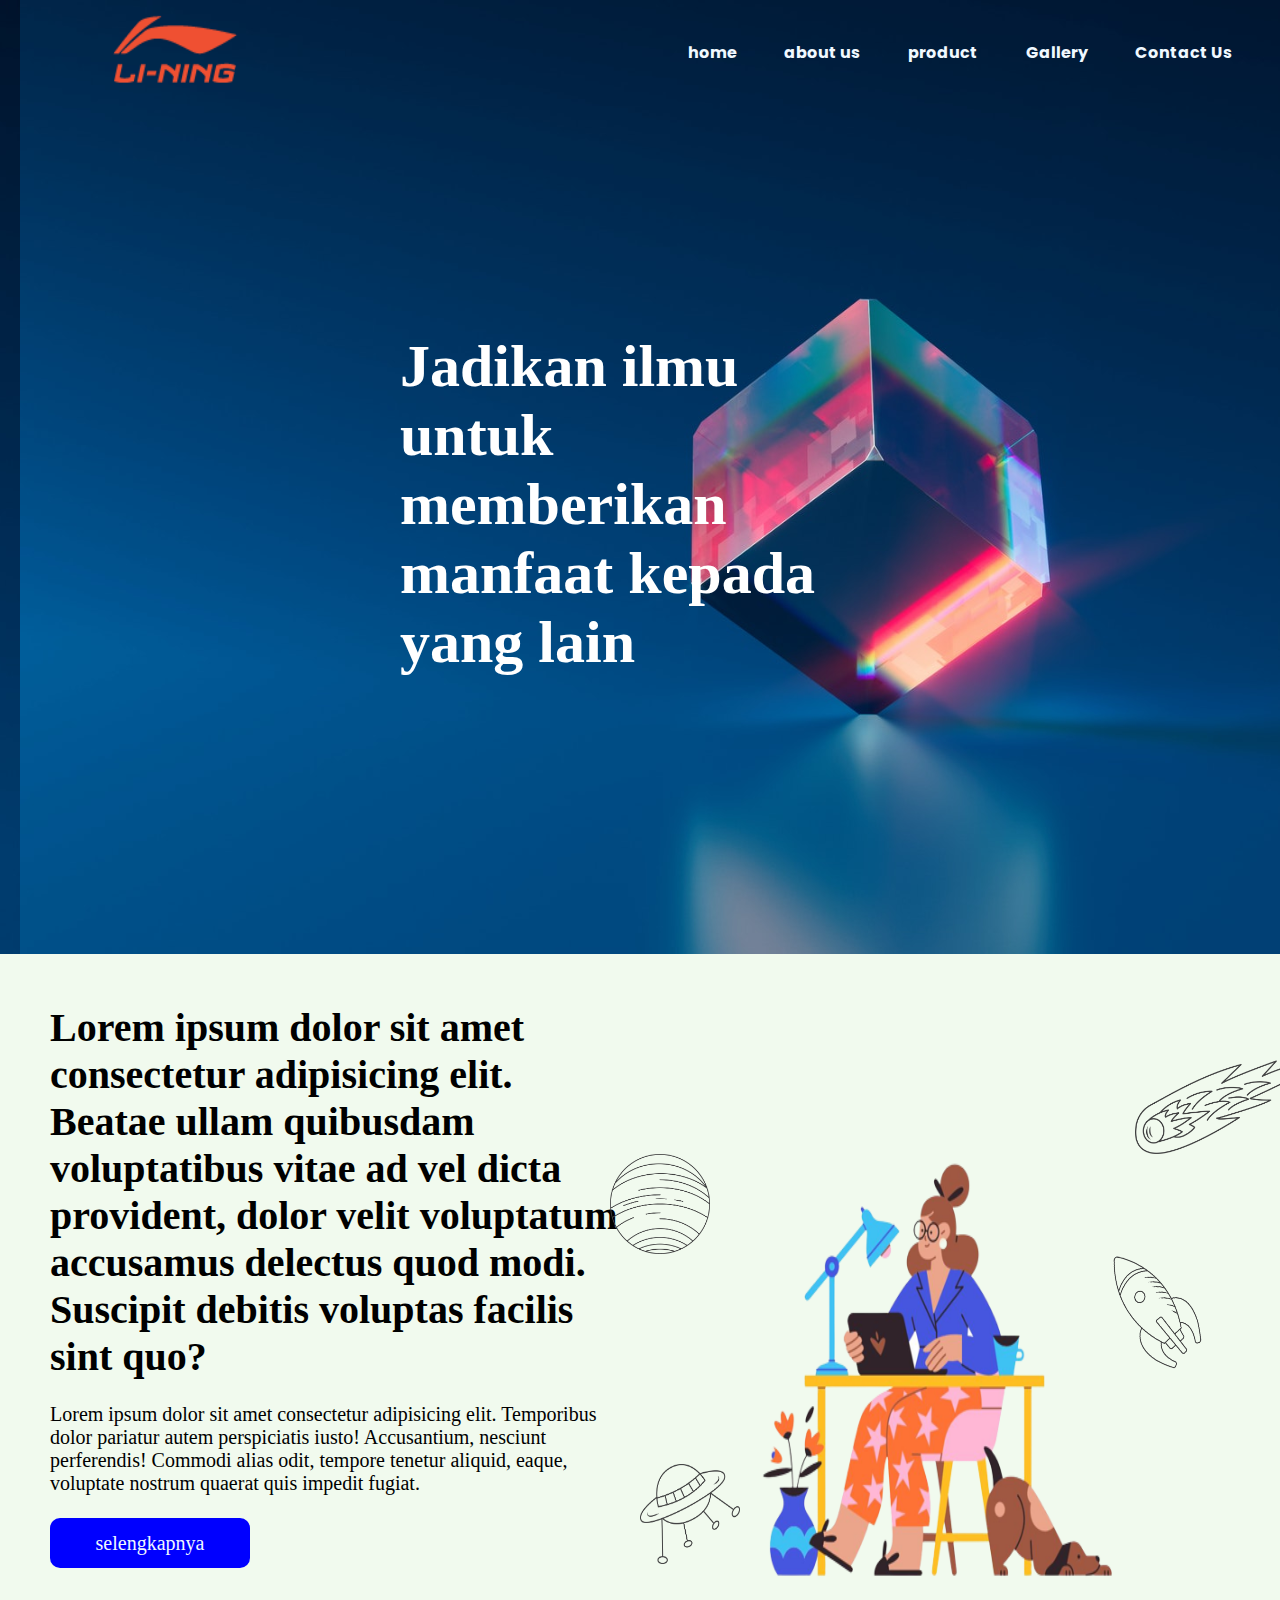
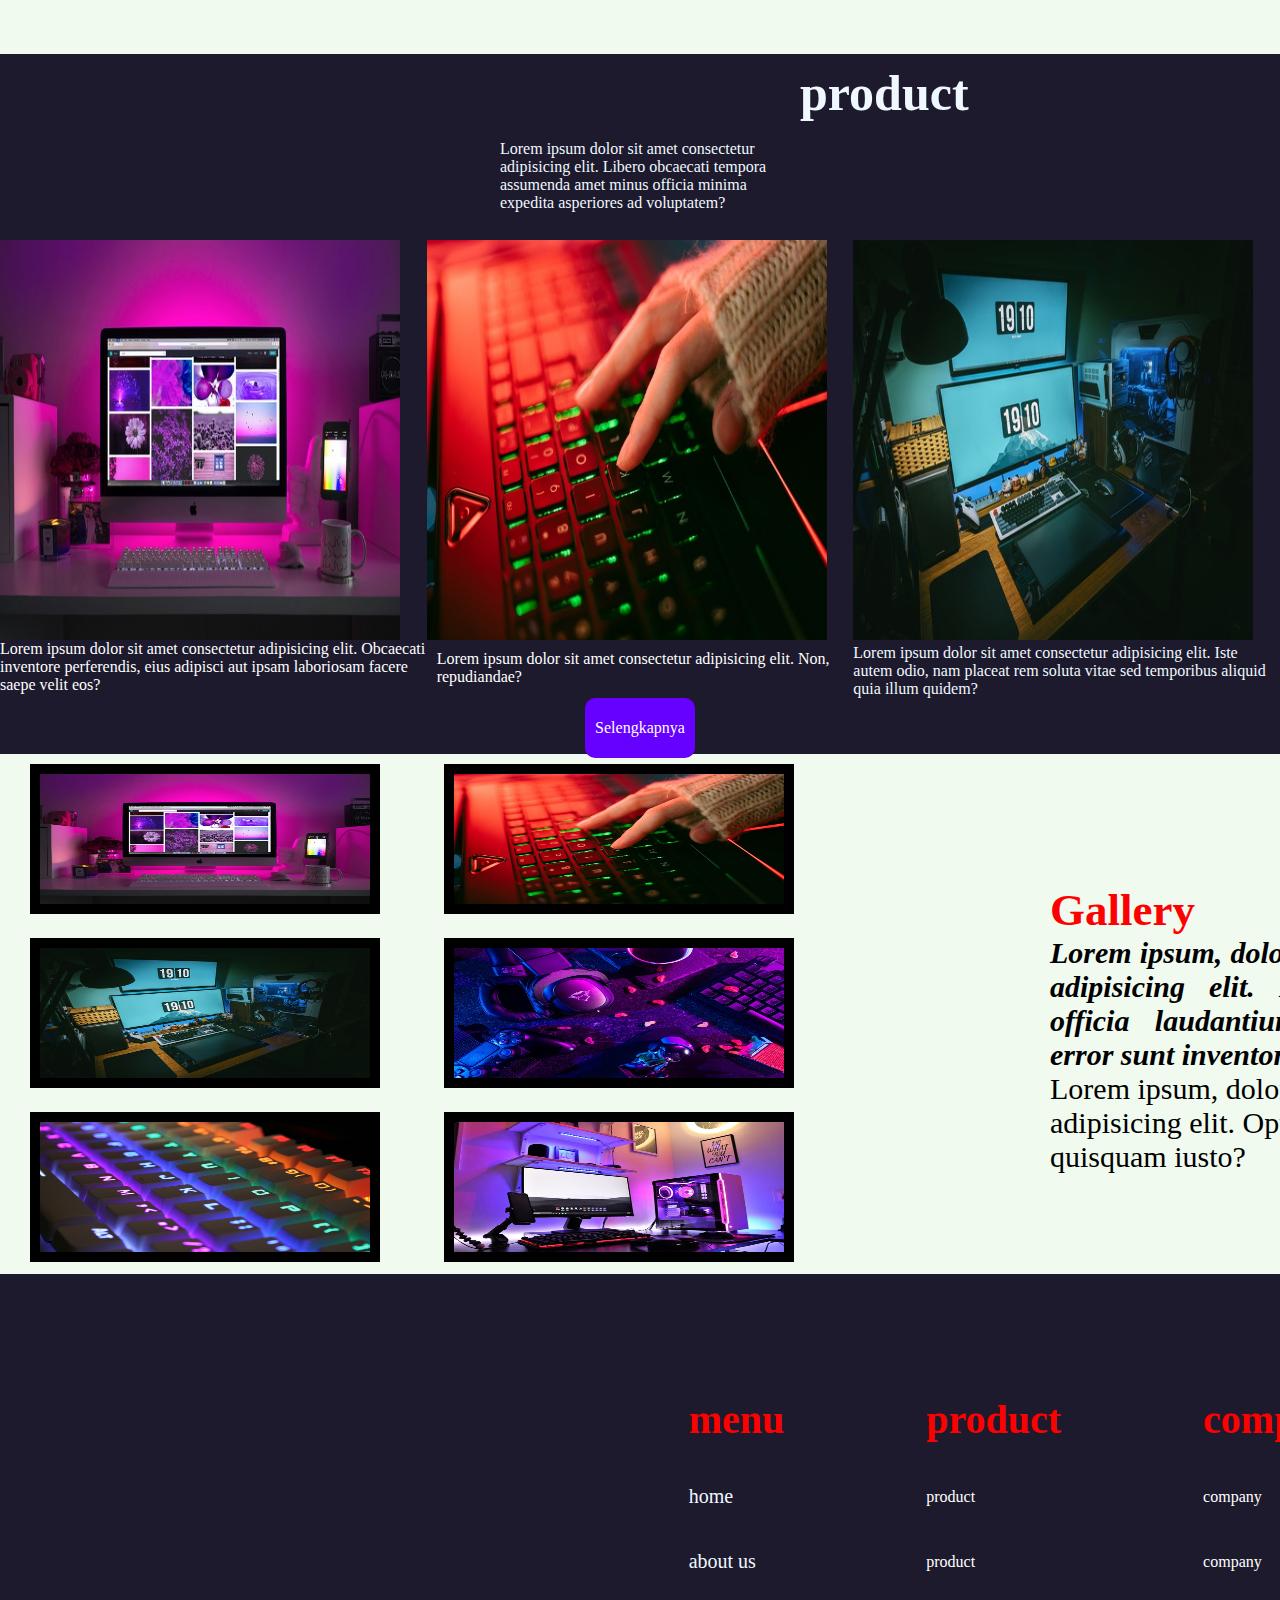
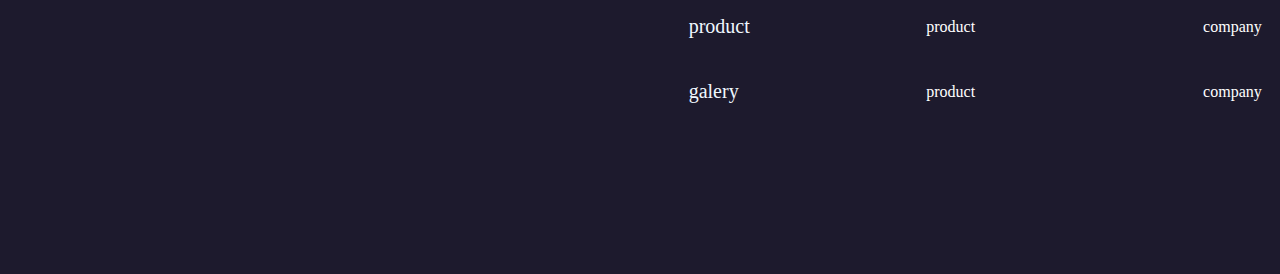
<file: index.html>
<!DOCTYPE html>
<html lang="en">
<head>
  <meta charset="UTF-8">
  <meta http-equiv="X-UA-Compatible" content="IE=edge">
  <meta name="viewport" content="width=device-width, initial-scale=1.0">
  <link rel="stylesheet" href="https://cdnjs.cloudflare.com/ajax/libs/font-awesome/6.1.1/css/all.min.css" integrity="sha512-KfkfwYDsLkIlwQp6LFnl8zNdLGxu9YAA1QvwINks4PhcElQSvqcyVLLD9aMhXd13uQjoXtEKNosOWaZqXgel0g==" crossorigin="anonymous" referrerpolicy="no-referrer" />

  <title>landing page 1</title>
  
  <link rel="stylesheet" href="style.css">

</head>
<body>
  <header class="home">
    
    <div class="judul"> 
      <img src="assets/logo/Li-Ning.png" >
    </div>
    <nav>
      <ul>
        <li><a href="">home</a></li>
        <li><a href="#about us">about us</a></li>
        <li><a href="#product">product</a></li>
        <li><a href="#galery">Gallery</a></li>
        <li><a href="#contactus">Contact Us</a></li>
      </ul>

      <div class="menu-toggle">
        <input type="checkbox">
        <span></span>
        <span></span>
        <span></span>
      </div>
    </nav>
    <div class="Isi">
      <h1>Jadikan ilmu untuk memberikan manfaat kepada yang lain </h1>
    </div>
    <div class="arahpanah">
      <a href="#about us"><i class="fa-solid fa-chevron-down fa-5x"></i></a>
    </div>
  </header>

  <div id="about us" class="contrainer-1">
    <div class="gb">
      <h1>Lorem ipsum dolor sit amet consectetur adipisicing elit. Beatae ullam quibusdam voluptatibus vitae ad vel dicta provident, dolor velit voluptatum accusamus delectus quod modi. Suscipit debitis voluptas facilis sint quo?</h1><br>
      <p>Lorem ipsum dolor sit amet consectetur adipisicing elit. Temporibus dolor pariatur autem perspiciatis iusto! Accusantium, nesciunt perferendis! Commodi alias odit, tempore tenetur aliquid, eaque, voluptate nostrum quaerat quis impedit fugiat.</p><br>
      
      <a href="#" class="tobol">selengkapnya</a>
    </div>
      <div  class="lomp">
        <img src="assets/img/main/lineart/5.png" class="img1" >
        <img src="assets/img/main/lineart/3.png" class="img3" >
        <img src="assets/img/main/lineart/4.png" class="img4" >
        <img src="assets/img/main/lineart/1.png" class="img5">
        <img src="assets/16.png" class="gambar" >
      </div>  
  </div>
  <div id="product"class="contraier-2">
    <div class="kelas">
      <h2 class="h2">product</h2> <br>
      <p>Lorem ipsum dolor sit amet consectetur adipisicing elit. Libero obcaecati tempora assumenda amet minus officia minima expedita asperiores ad voluptatem?</p> <br>
    </div>
      <div class="konten1">
        <img src="assets/img/main/pexels-designecologist-1779487(1).jpg"  class="gty1">
        <p class="nama1">Lorem ipsum dolor sit amet consectetur adipisicing elit. Obcaecati inventore perferendis, eius adipisci aut ipsam laboriosam facere saepe velit eos?</p>
      </div>
      <div class="data1">
        <img src="assets/img/main/pexels-florenz-mendoza-5489402.jpg"  
        class="gty2">
        <p class="nama2">Lorem ipsum dolor sit amet consectetur adipisicing elit. Non, repudiandae?</p>
      </div>
      <div class="data2">
        <img src="assets/img/main/pexels-fox-1038916.jpg"  class="gty3">
        <p class="nama3">Lorem ipsum dolor sit amet consectetur adipisicing elit. Iste autem odio, nam placeat rem soluta vitae sed temporibus aliquid quia illum quidem?</p>
      </div>
        <a href="#" class="tobol2">Selengkapnya</a>
  </div>
  <div  id="galery" class="contrainer-3">
    <div class="gambar-3">
        <img src="assets/img/main/pexels-designecologist-1779487(1).jpg" class="gmbr1">
        <img src="assets/img/main/pexels-florenz-mendoza-5489402.jpg" class="gmbr2">
        <img src="assets/img/main/pexels-fox-1038916.jpg" class="gmbr3">
        <img src="assets/img/main/pexels-lucie-liz-3165335.jpg" class="gmbr4">
        <img src="assets/img/main/pexels-maik-poblocki-3812048.jpg" class="gmbr5">
        <img src="assets/img/main/pexels-sharad-kachhi-7199194.jpg" class="gmbr6">

    </div>
    <div  class="isi-1">
      <h2>Gallery</h2>
      <p>Lorem ipsum, dolor sit amet consectetur adipisicing elit. Repellat ullam ipsa officia laudantium, possimus beatae error sunt inventore incidunt atque.</p>
      
      <c6>Lorem ipsum, dolor sit amet consectetur adipisicing elit. Optio tenetur reiciendis quisquam iusto?</c6>
    </div>

    <div  id="contactus" class="kontak ">
      <div class="map">
        <iframe src="https://www.google.com/maps/embed?pb=!1m18!1m12!1m3!1d3960.674867010707!2d107.62455901384774!3d-6.92941046975071!2m3!1f0!2f0!3f0!3m2!1i1024!2i768!4f13.1!3m3!1m2!1s0x2e68e87f3af10001%3A0x30abc10f9f62e149!2sPT%20LSKK!5e0!3m2!1sid!2sid!4v1649655659319!5m2!1sid!2sid" width="500" height="300" style="border:0;" allowfullscreen="" loading="lazy" referrerpolicy="no-referrer-when-downgrade"></iframe>
        <a href="https://id-id.facebook.com/"><i class="fa-brands fa-facebook-f"></i></a>
        <a href="https://twitter.com/i/flow/login"><i class="fa-brands fa-twitter"></i></a>
        <a href="https://www.instagram.com/accounts/login/"><i class="fa-brands fa-instagram"></i></a>
        <a href="https://id.linkedin.com/"><i class="fa-brands fa-linkedin"></i></a>
      </div>
      <div   class="link">
          <table>
            <tr>
              <!-- baris header  -->
              <td><h1>menu</h1></td>
              <td><h1>product</h1></td>
              <td><h1>company</h1></td>
            </tr>

            <tr>
              <!-- baris 1 -->
              <td><a href="">home</a></td>
              <td>product</td>
              <td>company</td>
              
            </tr>
            <!-- baris 2 -->
            <tr><td><a href="#about us">about us</a></td>
                <td>product</td>
                <td>company</td>
            </tr>
            <!-- baris 3 -->
            <tr><td><a href="#product">product</a></td>
                <td>product</td>
                <td>company</td>
            </tr>
            
            <!-- baris 4 -->
            <tr>
              <td><a href="#galery">galery</a></td>
              <td>product</td>
              <td>company</td>
            </tr>
          </table>
      </div>
    </div>
  </div>
  
  <div class="kontra">
  
      <!-- <svg class="arrow scroll active" xmls="http://www.w3.org/2000/svg" viewbox="0 0 512 512"></svg> -->
      <a href="" class="anak panah"><i class=" panah fa-solid fa-circle-arrow-up fa-3x scrool-active"></i></a>
     <script src="script.js"></script>
  </div>
  
</body>
</html>
</file>
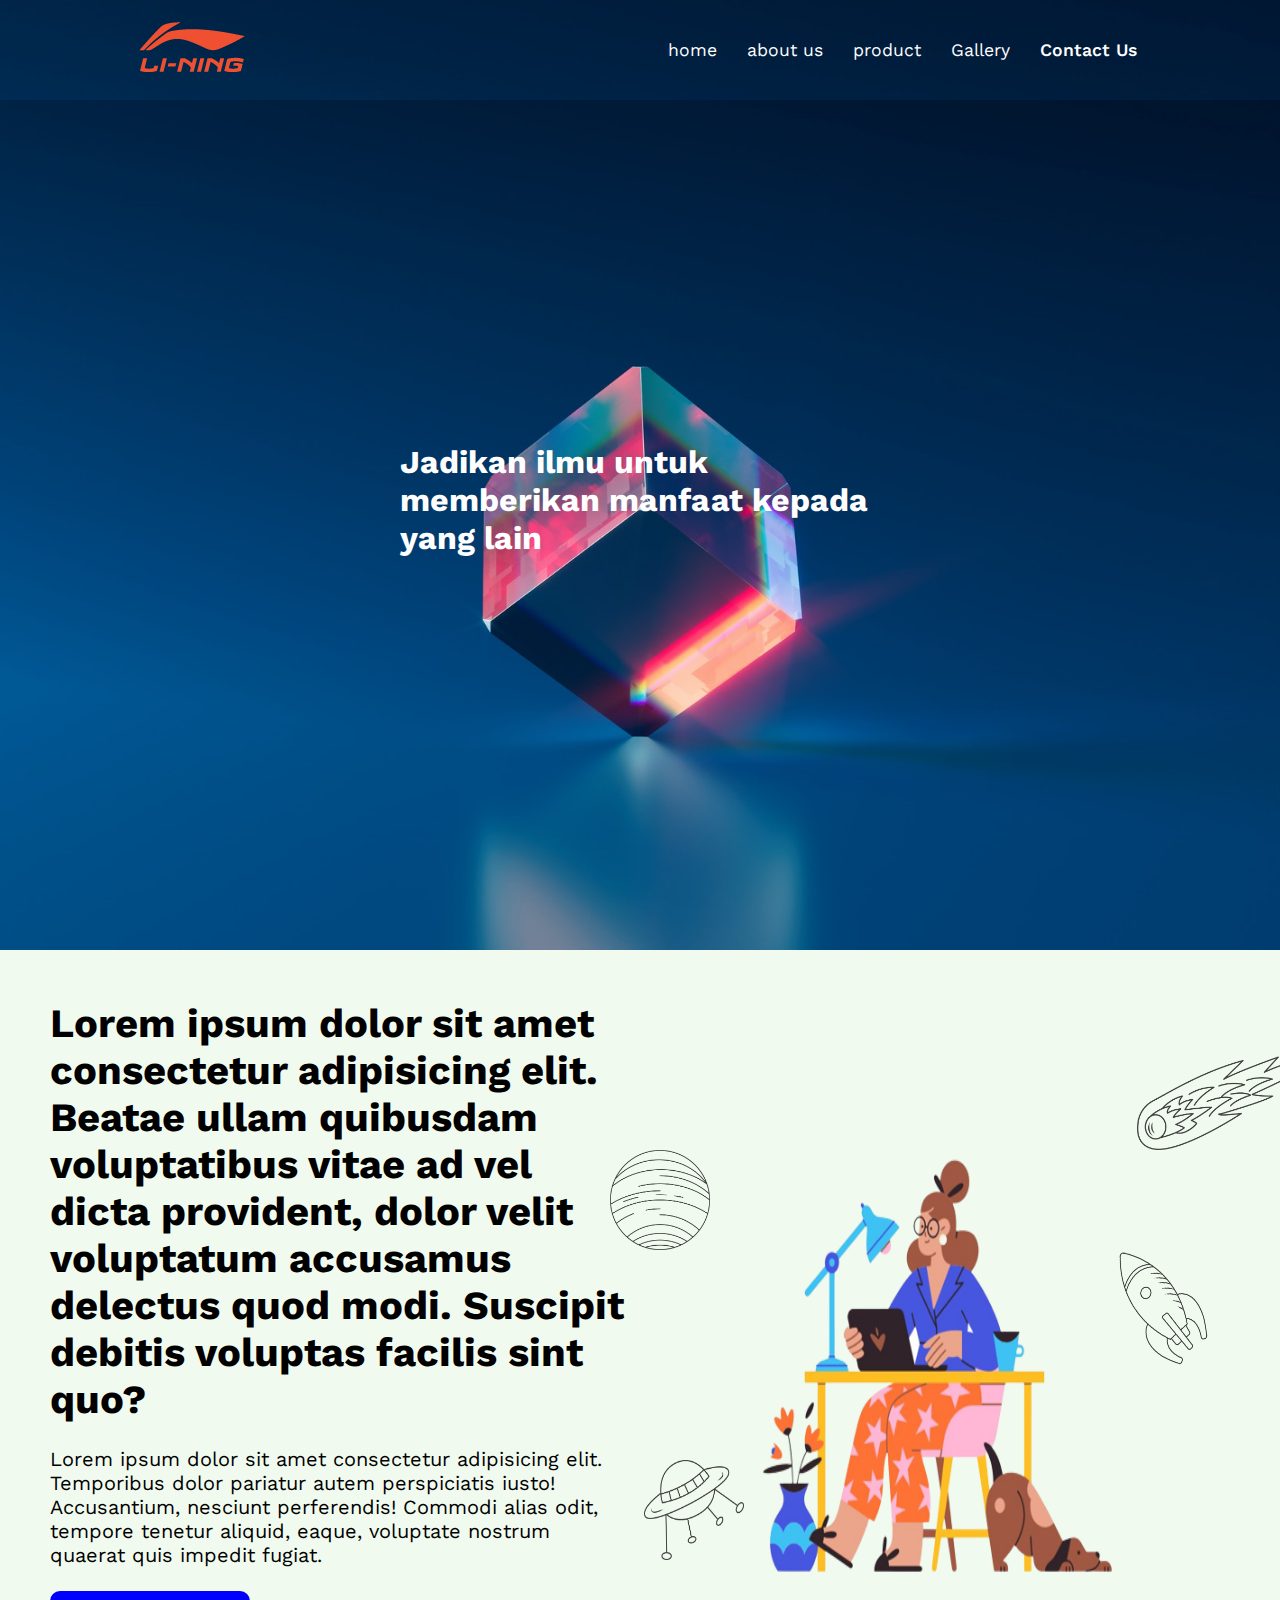
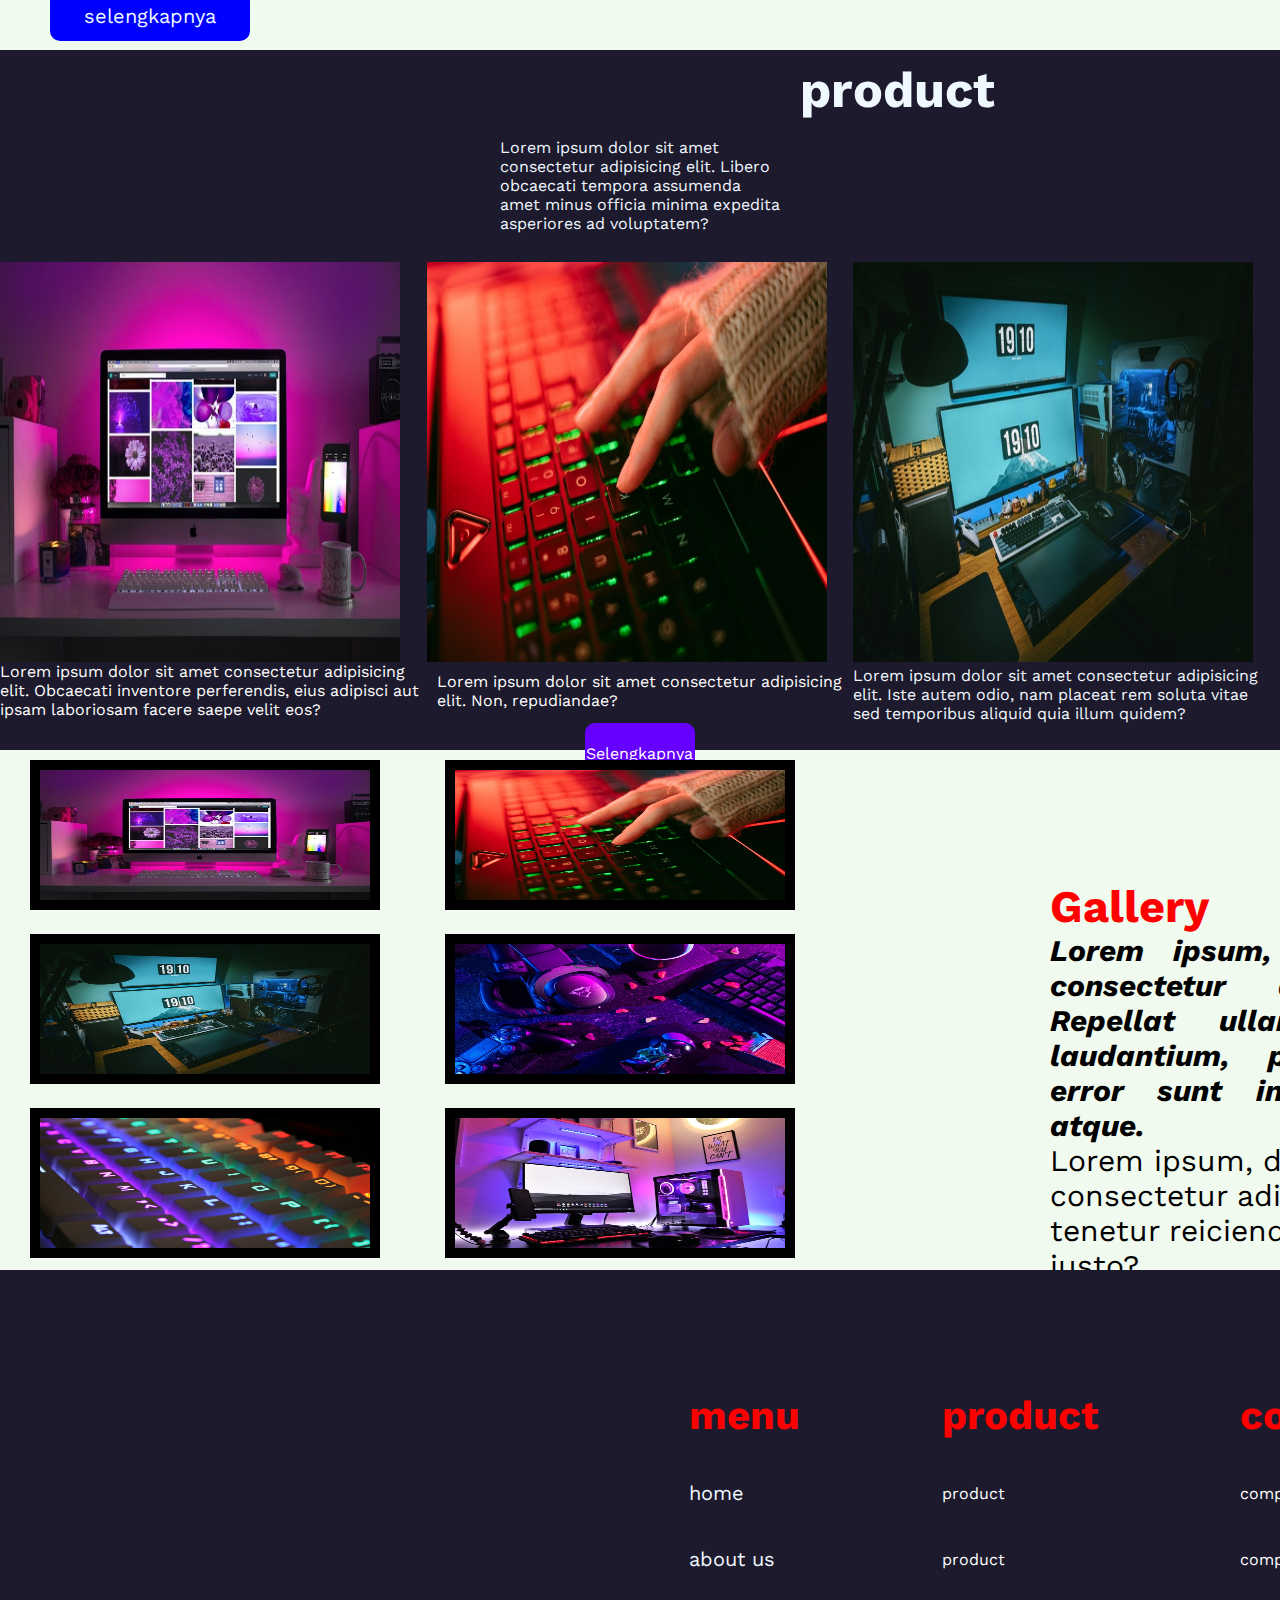
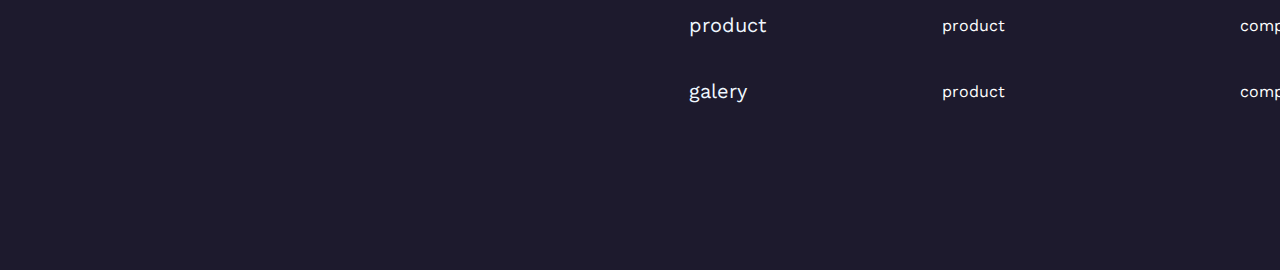
<file: cba.html>
<!DOCTYPE html>
<html lang="en">
<head>
  <meta charset="UTF-8">
  <meta http-equiv="X-UA-Compatible" content="IE=edge">
  <meta name="viewport" content="width=device-width, initial-scale=1.0">
  <link rel="stylesheet" href="https://cdnjs.cloudflare.com/ajax/libs/font-awesome/6.1.1/css/all.min.css" integrity="sha512-KfkfwYDsLkIlwQp6LFnl8zNdLGxu9YAA1QvwINks4PhcElQSvqcyVLLD9aMhXd13uQjoXtEKNosOWaZqXgel0g==" crossorigin="anonymous" referrerpolicy="no-referrer" />

  <title>coba1</title>
  <link href="https://fonts.googleapis.com/css2?family=Work+Sans:ital,wght@0,400;0,500;0,600;0,700;1,400;1,500;1,600&display=swap" rel="stylesheet">
  <link rel="stylesheet" href="cba.css">

</head>
<body>
  <div class="wrapper">
    <nav>
      <div class="container-flex">
        <div class="brand">
          <a href=""><img src="assets/logo/Li-Ning.png" ></a>
         </div>
         <div class="burger">
            <div class="bar1"></div>
        <div class="bar2"></div>
        <div class="bar3"></div>
         </div>
         <div class="bg-sidebar"></div>
         <ul class="sidebar">
          <li><a href="">home</a></li>
          <li><a href="#about us">about us</a></li>
          <li><a href="#product">product</a></li>
          <li><a href="#galery">Gallery</a></li>
          <li><a href="#contactus">Contact Us</a></li>
        </ul>
      </div>
    </nav>
  </div>

<script src="nav.js"></script>
</body>
</html>

  <header class="home">
      <div class="Isi">
      <h1>Jadikan ilmu untuk memberikan manfaat kepada yang lain </h1>
    </div>
    <div class="arahpanah">
      <a href="#about us"><i class="fa-solid fa-chevron-down fa-5x"></i></a>
    </div>
  </header>

  <div id="about us" class="contrainer-1">
    <div class="gb">
      <h1>Lorem ipsum dolor sit amet consectetur adipisicing elit. Beatae ullam quibusdam voluptatibus vitae ad vel dicta provident, dolor velit voluptatum accusamus delectus quod modi. Suscipit debitis voluptas facilis sint quo?</h1><br>
      <p>Lorem ipsum dolor sit amet consectetur adipisicing elit. Temporibus dolor pariatur autem perspiciatis iusto! Accusantium, nesciunt perferendis! Commodi alias odit, tempore tenetur aliquid, eaque, voluptate nostrum quaerat quis impedit fugiat.</p><br>
      
      <a href="#" class="tobol">selengkapnya</a>
    </div>
      <div  class="lomp">
        <img src="assets/img/main/lineart/5.png" class="img1" >
        <img src="assets/img/main/lineart/3.png" class="img3" >
        <img src="assets/img/main/lineart/4.png" class="img4" >
        <img src="assets/img/main/lineart/1.png" class="img5">
        <img src="assets/16.png" class="gambar" >
      </div>  
  </div>
  <div id="product"class="contraier-2">
    <div class="kelas">
      <h2 class="h2">product</h2> <br>
      <p>Lorem ipsum dolor sit amet consectetur adipisicing elit. Libero obcaecati tempora assumenda amet minus officia minima expedita asperiores ad voluptatem?</p> <br>
    </div>
      <div class="konten1">
        <img src="assets/img/main/pexels-designecologist-1779487(1).jpg"  class="gty1">
        <p class="nama1">Lorem ipsum dolor sit amet consectetur adipisicing elit. Obcaecati inventore perferendis, eius adipisci aut ipsam laboriosam facere saepe velit eos?</p>
      </div>
      <div class="data1">
        <img src="assets/img/main/pexels-florenz-mendoza-5489402.jpg"  
        class="gty2">
        <p class="nama2">Lorem ipsum dolor sit amet consectetur adipisicing elit. Non, repudiandae?</p>
      </div>
      <div class="data2">
        <img src="assets/img/main/pexels-fox-1038916.jpg"  class="gty3">
        <p class="nama3">Lorem ipsum dolor sit amet consectetur adipisicing elit. Iste autem odio, nam placeat rem soluta vitae sed temporibus aliquid quia illum quidem?</p>
      </div>
        <a href="#" class="tobol2">Selengkapnya</a>
  </div>
  <div  id="galery" class="contrainer-3">
    <div class="gambar-3">
        <img src="assets/img/main/pexels-designecologist-1779487(1).jpg" class="gmbr1">
        <img src="assets/img/main/pexels-florenz-mendoza-5489402.jpg" class="gmbr2">
        <img src="assets/img/main/pexels-fox-1038916.jpg" class="gmbr3">
        <img src="assets/img/main/pexels-lucie-liz-3165335.jpg" class="gmbr4">
        <img src="assets/img/main/pexels-maik-poblocki-3812048.jpg" class="gmbr5">
        <img src="assets/img/main/pexels-sharad-kachhi-7199194.jpg" class="gmbr6">

    </div>
    <div  class="isi-1">
      <h2>Gallery</h2>
      <p>Lorem ipsum, dolor sit amet consectetur adipisicing elit. Repellat ullam ipsa officia laudantium, possimus beatae error sunt inventore incidunt atque.</p>
      
      <c6>Lorem ipsum, dolor sit amet consectetur adipisicing elit. Optio tenetur reiciendis quisquam iusto?</c6>
    </div>

    <div  id="contactus" class="kontak ">
      <div class="map">
        <iframe src="https://www.google.com/maps/embed?pb=!1m18!1m12!1m3!1d3960.674867010707!2d107.62455901384774!3d-6.92941046975071!2m3!1f0!2f0!3f0!3m2!1i1024!2i768!4f13.1!3m3!1m2!1s0x2e68e87f3af10001%3A0x30abc10f9f62e149!2sPT%20LSKK!5e0!3m2!1sid!2sid!4v1649655659319!5m2!1sid!2sid" width="500" height="300" style="border:0;" allowfullscreen="" loading="lazy" referrerpolicy="no-referrer-when-downgrade"></iframe>
        <a href="https://id-id.facebook.com/"><i class="fa-brands fa-facebook-f"></i></a>
        <a href="https://twitter.com/i/flow/login"><i class="fa-brands fa-twitter"></i></a>
        <a href="https://www.instagram.com/accounts/login/"><i class="fa-brands fa-instagram"></i></a>
        <a href="https://id.linkedin.com/"><i class="fa-brands fa-linkedin"></i></a>
      </div>
      <div   class="link">
          <table>
            <tr>
              <!-- baris header  -->
              <td><h1>menu</h1></td>
              <td><h1>product</h1></td>
              <td><h1>company</h1></td>
            </tr>

            <tr>
              <!-- baris 1 -->
              <td><a href="">home</a></td>
              <td>product</td>
              <td>company</td>
              
            </tr>
            <!-- baris 2 -->
            <tr><td><a href="#about us">about us</a></td>
                <td>product</td>
                <td>company</td>
            </tr>
            <!-- baris 3 -->
            <tr><td><a href="#product">product</a></td>
                <td>product</td>
                <td>company</td>
            </tr>
            
            <!-- baris 4 -->
            <tr>
              <td><a href="#galery">galery</a></td>
              <td>product</td>
              <td>company</td>
            </tr>
          </table>
      </div>
    </div>
  </div>
  
  <div class="kontra">
  
      <!-- <svg class="arrow scroll active" xmls="http://www.w3.org/2000/svg" viewbox="0 0 512 512"></svg> -->
      <a href="" class="anak panah"><i class=" panah fa-solid fa-circle-arrow-up fa-3x scrool-active"></i></a>
     <script src="script.js"></script>
  </div>
  
</body>
</html>
</file>
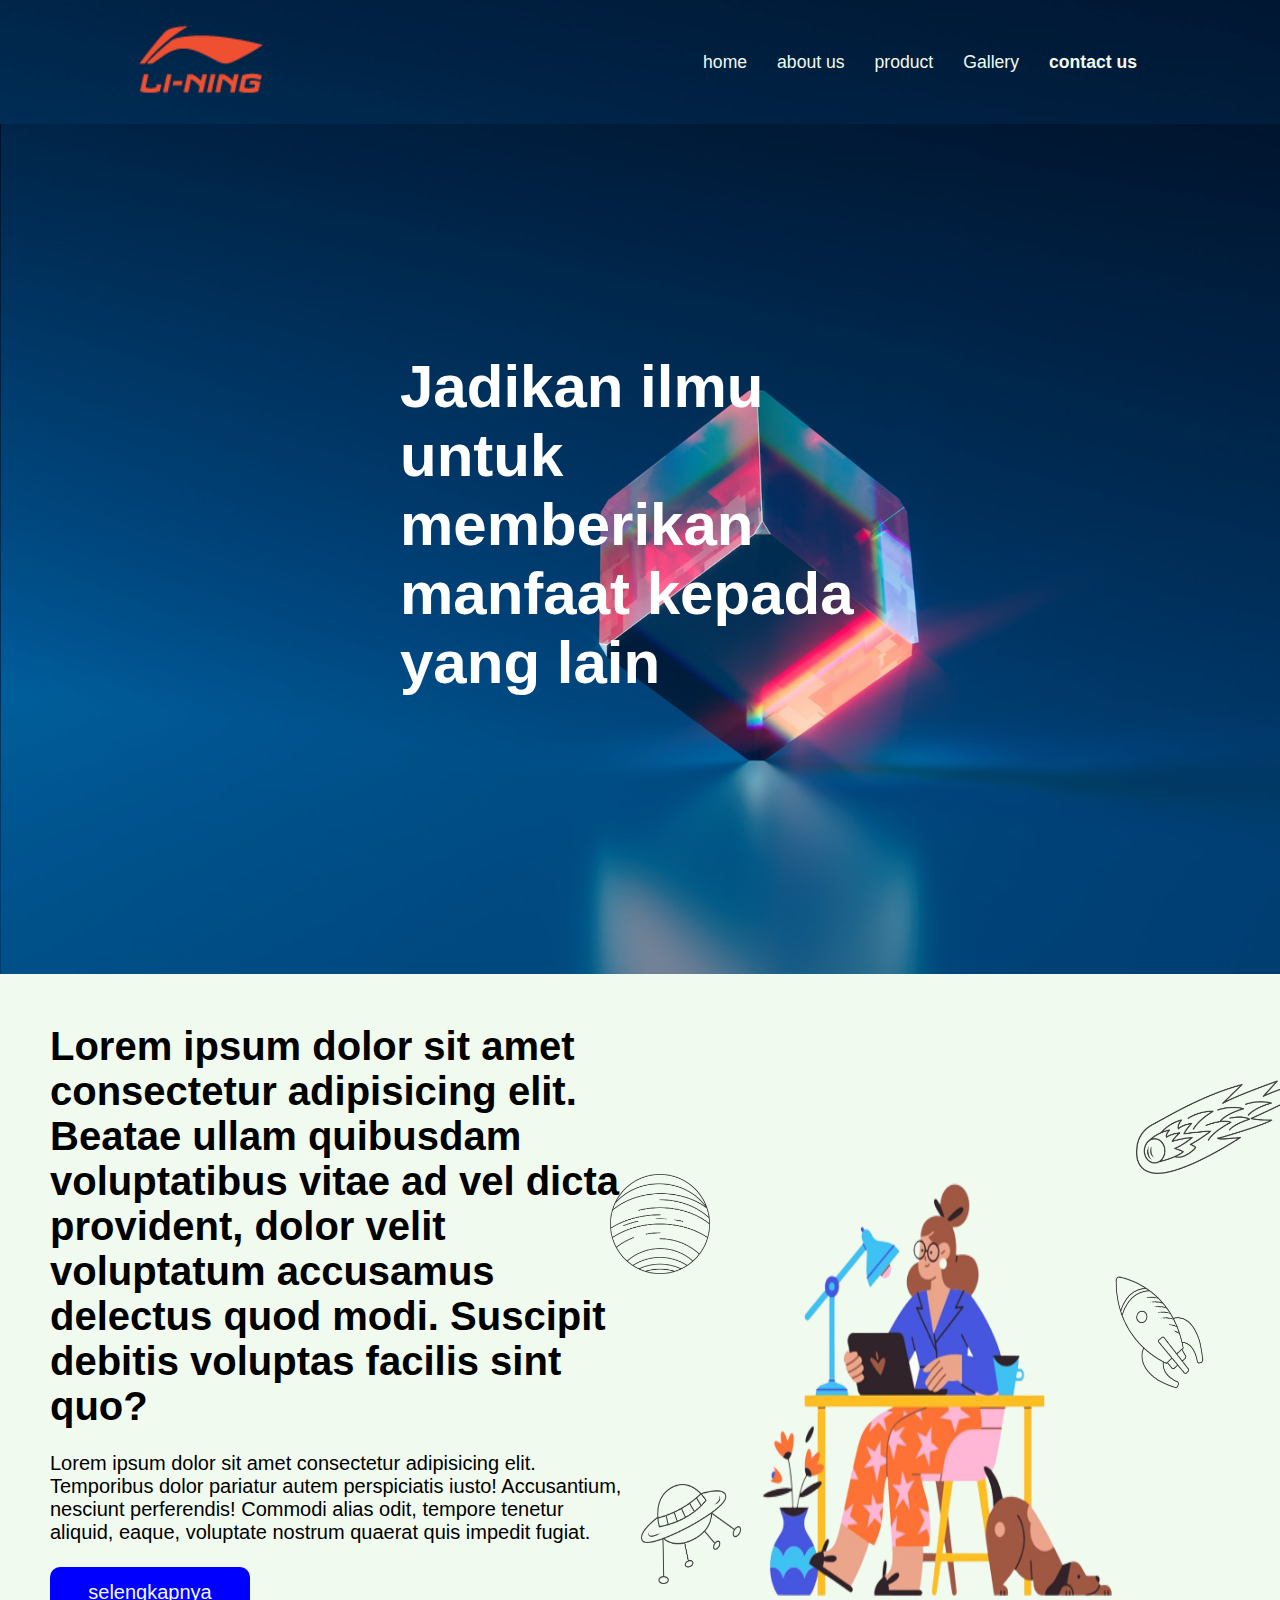
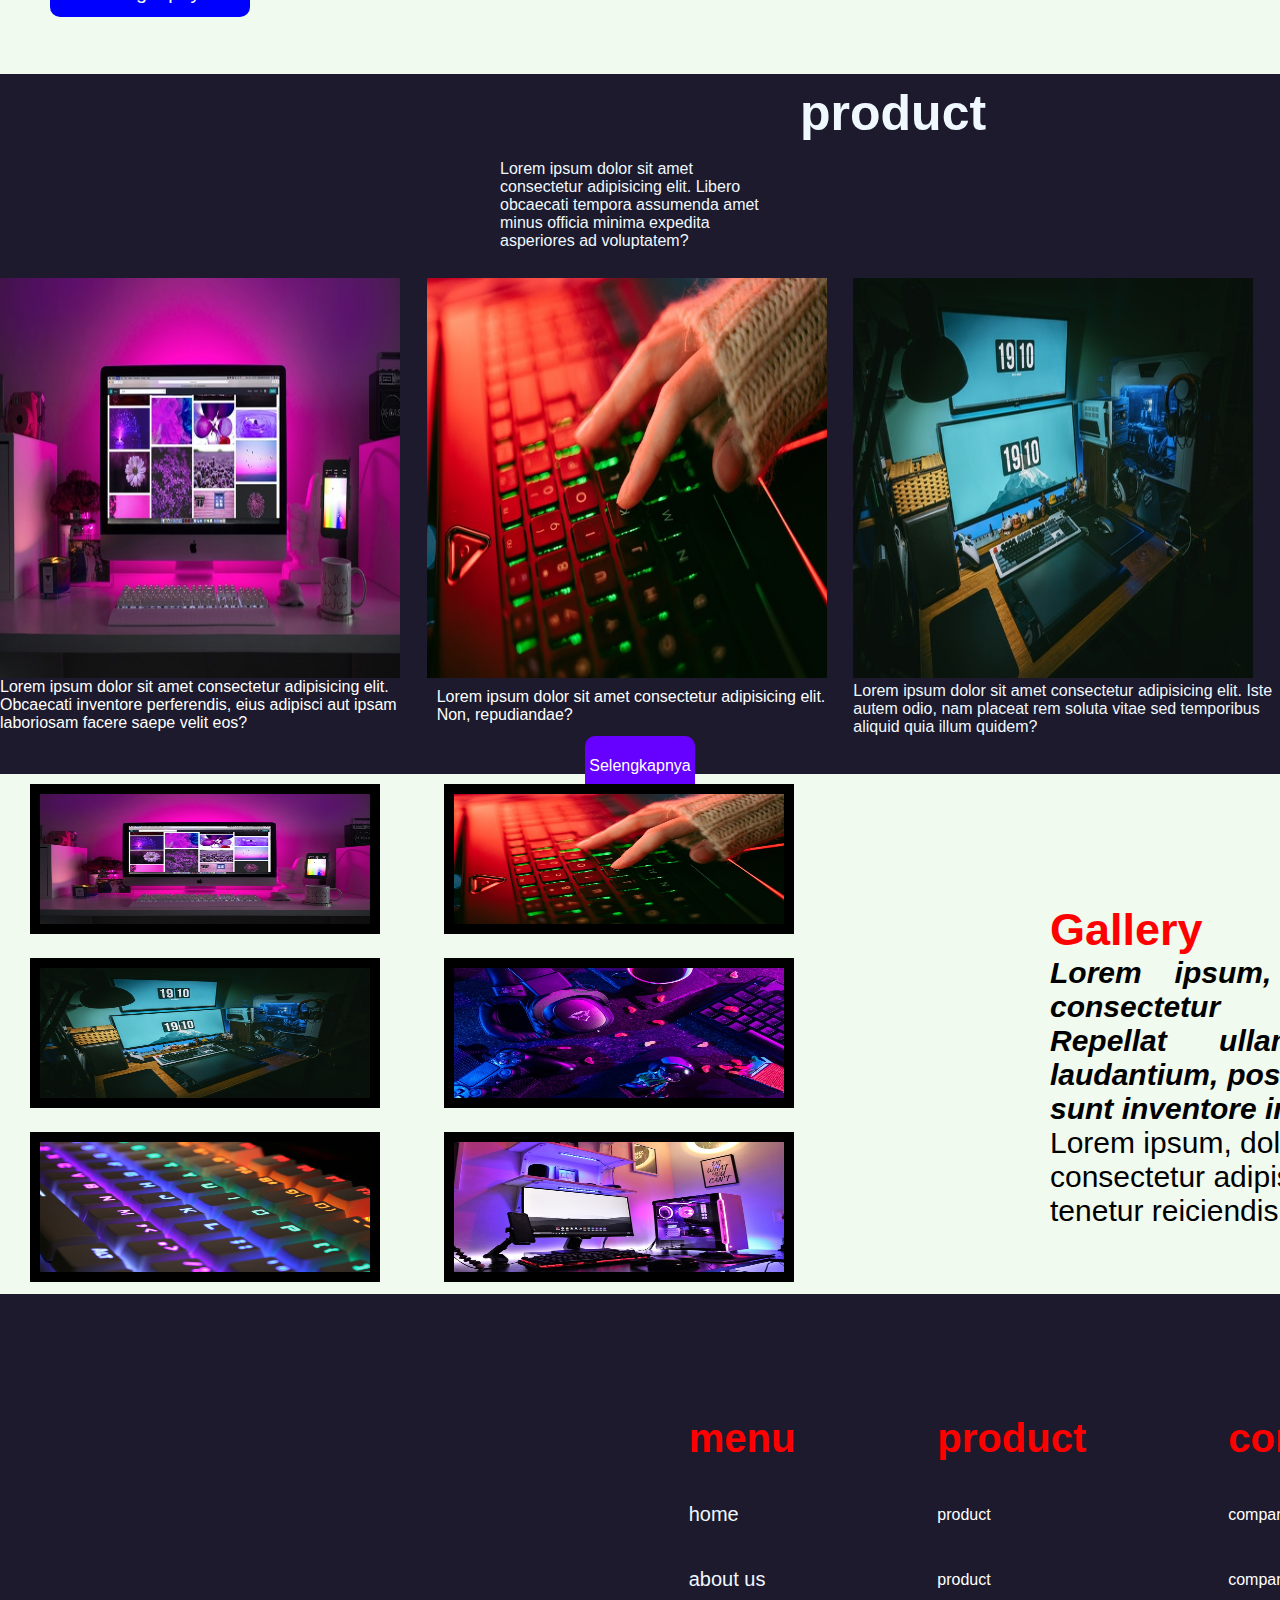
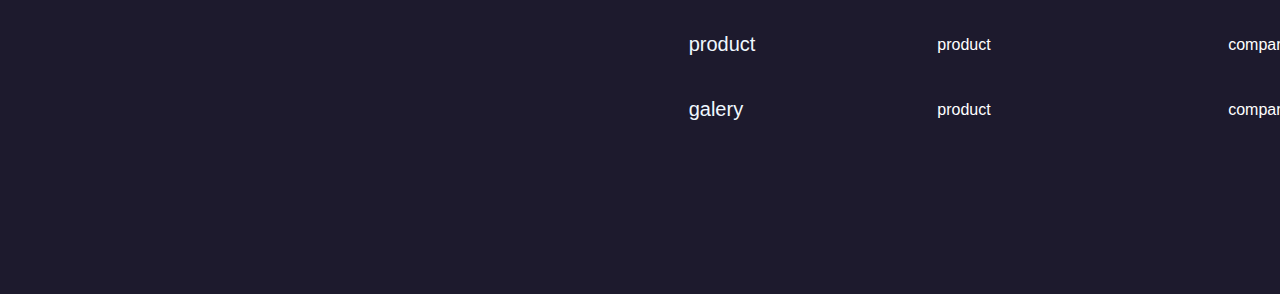
<file: pada.html>
<!DOCTYPE html>
<html lang="en">
<head>
  <meta charset="UTF-8">
  <meta http-equiv="X-UA-Compatible" content="IE=edge">
  <meta name="viewport" content="width=device-width, initial-scale=1.0">
  <link rel="stylesheet" href="https://cdnjs.cloudflare.com/ajax/libs/font-awesome/6.1.1/css/all.min.css" integrity="sha512-KfkfwYDsLkIlwQp6LFnl8zNdLGxu9YAA1QvwINks4PhcElQSvqcyVLLD9aMhXd13uQjoXtEKNosOWaZqXgel0g==" crossorigin="anonymous" referrerpolicy="no-referrer" />

  <title>landing page 1</title>
  
  <link rel="stylesheet" href="pada.css">

</head>
<body>
  
  <div class="wrapper">
    <nav>
      <div class="container-flex">
        <div class="brand">
          <img src="assets/logo/Li-Ning.png" >
         </div>
         <div class="burger">
            <div class="bar1"></div>
        <div class="bar2"></div>
        <div class="bar3"></div>
         </div>
         <div class="bg-sidebar"></div>
         <ul class="sidebar">
            <li><a href="#">home</a></li>
            <li><a href="#about us">about us</a></li>
            <li><a href="#product">product</a></li>
            <li><a href="#galery">Gallery</a></li>
            <li><a href="#contacus">contact us</a></li>
         </ul>
      </div>
    </nav>
  </div>

<script src="nav.js"></script>
</body>
</html>

  <header class="home">
  
    <div class="Isi">
      <h1>Jadikan ilmu untuk memberikan manfaat kepada yang lain </h1>
    </div>
    <div class="arahpanah">
      <a href="#about us"><i class="fa-solid fa-chevron-down fa-5x"></i></a>
    </div>
  </header>

  <div id="about us" class="contrainer-1">
    <div class="gb">
      <h1>Lorem ipsum dolor sit amet consectetur adipisicing elit. Beatae ullam quibusdam voluptatibus vitae ad vel dicta provident, dolor velit voluptatum accusamus delectus quod modi. Suscipit debitis voluptas facilis sint quo?</h1><br>
      <p>Lorem ipsum dolor sit amet consectetur adipisicing elit. Temporibus dolor pariatur autem perspiciatis iusto! Accusantium, nesciunt perferendis! Commodi alias odit, tempore tenetur aliquid, eaque, voluptate nostrum quaerat quis impedit fugiat.</p><br>
      
      <a href="#" class="tobol">selengkapnya</a>
    </div>
      <div  class="lomp">
        <img src="assets/img/main/lineart/5.png" class="img1" >
        <img src="assets/img/main/lineart/3.png" class="img3" >
        <img src="assets/img/main/lineart/4.png" class="img4" >
        <img src="assets/img/main/lineart/1.png" class="img5">
        <img src="assets/16.png" class="gambar" >
      </div>  
  </div>
  <div id="product"class="contraier-2">
    <div class="kelas">
      <h2 class="h2">product</h2> <br>
      <p>Lorem ipsum dolor sit amet consectetur adipisicing elit. Libero obcaecati tempora assumenda amet minus officia minima expedita asperiores ad voluptatem?</p> <br>
    </div>
      <div class="konten1">
        <img src="assets/img/main/pexels-designecologist-1779487(1).jpg"  class="gty1">
        <p class="nama1">Lorem ipsum dolor sit amet consectetur adipisicing elit. Obcaecati inventore perferendis, eius adipisci aut ipsam laboriosam facere saepe velit eos?</p>
      </div>
      <div class="data1">
        <img src="assets/img/main/pexels-florenz-mendoza-5489402.jpg"  
        class="gty2">
        <p class="nama2">Lorem ipsum dolor sit amet consectetur adipisicing elit. Non, repudiandae?</p>
      </div>
      <div class="data2">
        <img src="assets/img/main/pexels-fox-1038916.jpg"  class="gty3">
        <p class="nama3">Lorem ipsum dolor sit amet consectetur adipisicing elit. Iste autem odio, nam placeat rem soluta vitae sed temporibus aliquid quia illum quidem?</p>
      </div>
        <a href="#" class="tobol2">Selengkapnya</a>
  </div>
  <div  id="galery" class="contrainer-3">
    <div class="gambar-3">
        <img src="assets/img/main/pexels-designecologist-1779487(1).jpg" class="gmbr1">
        <img src="assets/img/main/pexels-florenz-mendoza-5489402.jpg" class="gmbr2">
        <img src="assets/img/main/pexels-fox-1038916.jpg" class="gmbr3">
        <img src="assets/img/main/pexels-lucie-liz-3165335.jpg" class="gmbr4">
        <img src="assets/img/main/pexels-maik-poblocki-3812048.jpg" class="gmbr5">
        <img src="assets/img/main/pexels-sharad-kachhi-7199194.jpg" class="gmbr6">

    </div>
    <div  class="isi-1">
      <h2>Gallery</h2>
      <p>Lorem ipsum, dolor sit amet consectetur adipisicing elit. Repellat ullam ipsa officia laudantium, possimus beatae error sunt inventore incidunt atque.</p>
      
      <c6>Lorem ipsum, dolor sit amet consectetur adipisicing elit. Optio tenetur reiciendis quisquam iusto?</c6>
    </div>

    <div  id="contactus" class="kontak ">
      <div class="map">
        <iframe src="https://www.google.com/maps/embed?pb=!1m18!1m12!1m3!1d3960.674867010707!2d107.62455901384774!3d-6.92941046975071!2m3!1f0!2f0!3f0!3m2!1i1024!2i768!4f13.1!3m3!1m2!1s0x2e68e87f3af10001%3A0x30abc10f9f62e149!2sPT%20LSKK!5e0!3m2!1sid!2sid!4v1649655659319!5m2!1sid!2sid" width="500" height="300" style="border:0;" allowfullscreen="" loading="lazy" referrerpolicy="no-referrer-when-downgrade"></iframe>
        <a href="https://id-id.facebook.com/"><i class="fa-brands fa-facebook-f"></i></a>
        <a href="https://twitter.com/i/flow/login"><i class="fa-brands fa-twitter"></i></a>
        <a href="https://www.instagram.com/accounts/login/"><i class="fa-brands fa-instagram"></i></a>
        <a href="https://id.linkedin.com/"><i class="fa-brands fa-linkedin"></i></a>
      </div>
      <div   class="link">
          <table>
            <tr>
              <!-- baris header  -->
              <td><h1>menu</h1></td>
              <td><h1>product</h1></td>
              <td><h1>company</h1></td>
            </tr>

            <tr>
              <!-- baris 1 -->
              <td><a href="">home</a></td>
              <td>product</td>
              <td>company</td>
              
            </tr>
            <!-- baris 2 -->
            <tr><td><a href="#about us">about us</a></td>
                <td>product</td>
                <td>company</td>
            </tr>
            <!-- baris 3 -->
            <tr><td><a href="#product">product</a></td>
                <td>product</td>
                <td>company</td>
            </tr>
            
            <!-- baris 4 -->
            <tr>
              <td><a href="#galery">galery</a></td>
              <td>product</td>
              <td>company</td>
            </tr>
          </table>
      </div>
    </div>
  </div>
  
  <div class="kontra">
  
      <!-- <svg class="arrow scroll active" xmls="http://www.w3.org/2000/svg" viewbox="0 0 512 512"></svg> -->
      <a href="" ><i class="panahcinta fa-solid fa-circle-arrow-up fa-3x"></i></a>
  </div>
  <script src="script.js"></script>
</body>
</html>
</file>
<file: style.css>
@import url("https://fonts.googleapis.com/css2?family=Poppins:wght@400;700;800;900&display=swap");
*{
  margin: 0;
  padding:0;
}

html{
  scroll-behavior: smooth;
}
header{
  display: grid;
  grid-template:
  "judul nav" 1fr "isi isi" 750px  "op op" 
   100px/1fr 1fr;
  /* merubah gambar background */
  background-image: url(assets/img/header/background-header.jpg);
  /* agar ukuran bisa muat pada background */
  box-sizing: border-box;
  background-size:cover;
  background-position: 20px;
}
body{
  background-color: #f1faee;
  overflow-x: hidden;/*menghilangkan menu scrool secara horizontal */
  /* overflow-y:hidden;*/
  /* menyembunyikan menu scrool secara vertical  */
}

.judul{
  grid-area: judul;
}
.judul img{
  max-width: 150px;
  height: 100px;
  margin-left: 100px;
}

nav{
  font-weight: bold;
  font-family: "Poppins", sans-serif;
  grid-area: nav;
  display: grid;
  align-items:center;
  
}
nav ul{
  display: flex;
  text-decoration: none;
  list-style: none;
  justify-content: space-evenly;
}
nav a{
  color:aliceblue;
  text-decoration: none;

  justify-items: center;
  /* font-size: 0.9em; */
}


nav ul li a:hover{
  transition: all 1s;
  color: rgb(223, 88, 73);
}
.menu-toggle{
  display: none;
  flex-direction: column;
  height: 2opx;
  justify-content: space-between;
  align-items: center;
}
.menu-toggle input{
  position: absolute;
  width: 50px;
  height: 28px;
  left: 620px;
  cursor: pointer;

}
.menu-toggle span{
  top: 100px;
  display: block;
  width: 28px;
  height: 3px;
  background-color: aliceblue;
  border-radius: 3px;
  transition: all 0.5s;
}
.menu-toggle span:nth-child(2) {
  transform-origin: 0 0;
}

.menu-toggle span:nth-child(4) {
  transform-origin: 0 100%;
}

.menu-toggle input:checked ~ span:nth-child(2) {
  background-color: aliceblue;
  transform: rotate(45deg) translate(-1px, -1px);
}

.menu-toggle input:checked ~ span:nth-child(4) {
  background-color: aliceblue;
  transform: rotate(-45deg) translate(-1px, 0);
}

.menu-toggle input:checked ~ span:nth-child(3) {
  opacity: 0;
  transform: scale(0);
}
.Isi{
  grid-area: isi;
  display: flex; 
  color: white;
  justify-content:center ;
  align-items:center;
  font-size:30px ;
  margin: 400px;
}
/* memasukan class pada template */
.arahpanah{
  grid-area: op;
}
/* menjalankan keyframe  */
.arahpanah a i{
  display: flex;
  box-sizing: border-box;
  animation: polo 2s  infinite;
  justify-content: center;
  text-decoration: none;
  list-style: none;
}
/* membuat template keyframe */
@keyframes polo  {
  0%{
    color: #e642f5;
  }
  50%{
  color: #f1faee;
}
  100%{
  color: #e642f5;
}
}


.contrainer-1{ 
  display: grid;
  margin: 50px;
  grid-template-columns: 1fr 1fr ;
  height: 600px;
  grid-template-rows: min-content 0.5fr;
  font-size: 20px;
  grid-template: 
  'gnm1   gambar1 ' 
  'gnm1   gambar1 ' / 1fr 1fr ;
}
.gb{
  grid-area: gnm1;
  grid-template-rows : 12px;
  
}

.tobol{
  display: flex;
  width: 200px;
  height: 50px;
  background-color: blue;
  border-radius: 10px;
  font-size: 20px;
  text-decoration: none;
  color: aliceblue;
  align-items: center;
  justify-content: center;
}
/* memasukan class pada grid */
img{
  grid-area: gambar1;
}
/* mengatur ukuran gambar d html */
.img1{
  width: 100px;
  height:100px;
  position: relative;
  bottom:-150px ;
  right: 20px;
  
}
 .img3{
  width: 200px;
  height:100px;
  position: relative;
  left: 400px;
  bottom: -50px;
 }
 .img4{
  width: 100px;
  height:100px;
  position: relative;
  right: 300px;
  bottom: -460px;
 }
 .img5{
  width: 100px;
  height:100px;
  position: relative;
  bottom:-260px;
  left:60px;
  transform: rotate(280deg) ;
 }
.gambar{
  margin: auto;
  position: relative;
  width: 600px;
  height: 500px;
}
.contraier-2{
  display: grid;
  grid-template:
  'kelas     kelas  kelas' 
  'konten1   data1  data2 '  
  'nama1     nama2  nama3 ' /1fr 1fr 1fr ;
  width: 100%;
  height: 700px;
  background-color: #1d1a2d;
}

.kelas{
  grid-area: kelas;
  color: aliceblue;
  display: flex;
  flex-direction: column;
  justify-content: center;
  margin:10px 500px;
} 

.kelas h2{
  grid-area: kelas;
  font-size: 50px;
  margin: 0 300px;
}
.gty1,.gty2,.gty3{
  width: 400px;
  height: 400px;

}
/* memasukan area pada sebuah kontrainer yang di tentukan */
 .gty1{
  grid-area: konten1;
  display: grid;
  color: aliceblue;
  
}
 .gty2{
  grid-area: data1 ;
  display:grid;
  color: aliceblue;
}
.data2, .gty3{
  grid-area: data2;
  color: aliceblue;
}
.nama1{
grid-area: nama1;
color: white;
}
.nama2{
grid-area: nama2;
color: white;
padding: 10px;
}

.tobol2{
  grid-area: nama2;
  display: flex;
  width: 110px;
  height: 60px;
  align-items: center;
  justify-content: center;
  background-color: #6600ff;
  margin:auto;
  border-radius: 10px ;
}
.contraier-2 a{
  text-decoration: none;
  color: white;
}
/* membuat template grid pada html */
.contrainer-3{
  display: grid;
  grid-template: 
  "img1  isi-1 " /1fr 1fr;
  width: 100%;
  height: 500px;
}
/* mengubah tampilan gambar pada html */
.contrainer-3,.gambar-3{
  grid-area: img1;
  width: 100%;
  height: 200px;
  
}
.gambar-3  img{
  grid-area: img1;
  width: 350px; 
  height: 150px; 
  grid-template-columns: 1fr 1fr;
  grid-template-rows: 5fr 5fr;
   
  margin: 10px 30px;
  border:  10px solid black;
  box-sizing: border-box;
  
}

.isi-1{
  grid: isi-1;
  margin: 10px 50px;
  display: block;
  width: 500px;
  height: 500px;
  font-size: 30px;
}
.kontra .anakpanah{
  display: none;
  position: fixed;
  width: 50px;
  fill: red;
  z-index: 99999999;
  bottom: 50px;
  right: 100px;
  cursor: pointer;
}
/* memberikan isi pada h2 didalam kelas  */
.isi-1 h2{
  color: red;
  padding-top: 120px;
}
/* memberikan isi pada p dalam kelas isi */
.isi-1 p{
  font-weight: bold;
  font-style: italic;
  text-align: justify;
}
/* membuat template pada kontrainer  */
 .kontak{
  width: 200%;
  height: 600px;
  display: grid;
  background-color: #1d1a2d;
  grid-template: 'map link ' /0.5fr 1fr;
  color: white;
 }

 /* mengatur map pada html */
 iframe{
  grid-area:map;
  width: 500px;
  height: 300px ;
  padding-top: 50px;
  margin-left: 100px;
  display: block;
  font-size: 20px;
}

 
.map a i{
  font-size: 20px;
  justify-items: center;
  padding-top: 30px;
  padding-left: 100px;
  padding-right: 10px;
  /* margin-left: 30px; */
  /* max-width: 5px; */
  justify-items: center;
  color: white;  
}
.map a i:hover{
  color: blue;
}

.link{
  grid-area: link;
  color: white;
  width: 400px;
  height: 600px;
}
/* mengatur warna pada a(link) */
.link tr td a{
  text-decoration: none;
  color: aliceblue;
  font-size: 20px;
}
/* mengubah warna dan mengatur tulisan pada kelas link dalam h1 */
.link tr td h1{
  color: red;
  padding-top: 100px;
  padding-right: 100px;
  box-sizing:border-box;
  font-size: 40px;
  text-align: justify;
  justify-items: right;
}
/* mengatur sebuah table dalam pengisian */
tr td {
  justify-content: space-between ;
  padding: 20px;
  font-size: 1em;
}
tr td a:hover{
  transition: all 1s;
  color: rgb(221, 95, 81); 
}
.kontra{
  display:grid;
  grid-template: "area 1 area 1 area 2";
  width: 200%;
  height: 20vh;
}
.anakpanah .panah.scroll-active {
  display: block;
}
.kontra .panah{
  width: 370px;
  color: red;
  grid-area: area 2;
  position: fixed;
  right: -240px;
  bottom: 100px;
}
.fa-solid, .fas {
  font-family: "font awesome 6 free";
  font-weight: 900;
}
.fa-3x{
  font-size: 3em;
}

  
::-webkit-scrollbar{
  width: 10px;
}
::-webkit-scrollbar-track{
  background: #00cc99;
  border-radius: 50px;
}
::-webkit-scrollbar-thumb{
  background-color: #6600ff;
  border-radius: 50px;
}


/* ukuran  mobile realme 5i */
@media (max-width:720) {
nav ul{
display: none;
}
}
/* ukuran tablet */
@media(max-width:768px){
  
}
</file>
<file: cba.css>
@import url("https://fonts.googleapis.com/css2?family=Poppins:wght@400;700;800;900&display=swap");
*{
  margin: 0;
  padding:0;
}

html{
  scroll-behavior: smooth;
}

body {
  font-family: 'Work Sans', sans-serif;
  background-color: #f1faee;
  overflow-x: hidden;
}

/* burger icon */

.burger {
  display: inline-block;
  cursor: pointer;
  z-index: 2;
}

.bar1, .bar2, .bar3 {
  width: 35px;
  height: 5px;
  background-color: #333;
  margin: 6px 0;
  transition: 0.4s;
  border-radius: 5px;
}

.change .bar1 {
  -webkit-transform: rotate(-45deg) translate(-9px, 6px);
  transform: rotate(-45deg) translate(-9px, 6px);
  background-color: white;
}

.change .bar2 {opacity: 0;   background-color: white;}

.change .bar3 {
  -webkit-transform: rotate(45deg) translate(-8px, -8px);
  transform: rotate(45deg) translate(-8px, -8px);
    background-color: white;
}

/* wraper */



.container-flex {
  display: flex;
  justify-content: space-between;
  align-items: center;
}

nav {
  padding: 10px 20px;  
  background-image: url(assets/img/header/background-header.jpg);
}


nav .brand a {
  font-size: 1.4rem;
  text-decoration: none;
  font-weight: 550;

}

.bg-sidebar {
  top: 0;
  right: -100%;
  bottom: 0;
  width: 100%;
  position: fixed;
  background: rgba(0,0,0,.1);
  transition: .3s;
  visibility: hidden;
}

.bg-sidebar.change {
  right: 0;
  visibility: visible;
  display: block;
}

nav ul {
    display: flex;
    position: fixed;    
    background-color:#505050;
    top: 0;
    bottom: 0;
    right: -300px;
    width: 300px;
    transition: .5s;
    align-items: flex-start;
    flex-direction: column;
}

nav ul.change {
    right: 0;
    transition: .5s;
}

nav ul li {
  list-style: none;
  padding: 20px 15px;
}

nav ul li a {
  color: #00cc99;
  font-size: 1.2rem;
    text-decoration: none;
}


  header{
  display: grid;
  grid-template:
  "judul nav" 1fr "isi isi" 750px  "op op" 
   100px/1fr 1fr;
  /* merubah gambar background */
  background-image: url(assets/img/header/background-header.jpg);
  /* agar ukuran bisa muat pada background */
  box-sizing: border-box;
  background-size:cover;
  background-position:center;
  position: relative;
  width: 100%;

  
}
.judul{
  grid-area: judul;
}
.judul img{
  max-width: 150px;
  height: 100px;
  margin-left: 100px;
}


.Isi{
  grid-area: isi;
  display: flex; 
  color: white;
  justify-content:center ;
  align-items:center;
  font-size:100x ;
  margin: 400px;

}
/* memasukan class pada template */
.arahpanah{
  grid-area: op;
}
/* menjalankan keyframe  */
.arahpanah a i{
  display: flex;
  box-sizing: border-box;
  animation: polo 2s  infinite;
  justify-content: center;
  text-decoration: none;
  list-style: none;
}
/* membuat template keyframe */
@keyframes polo  {
  0%{
    color: #e642f5;
  }
  50%{
  color: #f1faee;
}
  100%{
  color: #e642f5;
}
}


.contrainer-1{ 
  display: grid;
  margin: 50px;
  grid-template-columns: 1fr 1fr ;
  height: 600px;
  grid-template-rows: min-content 0.5fr;
  font-size: 20px;
  grid-template: 
  'gnm1   gambar1 ' 
  'gnm1   gambar1 ' / 1fr 1fr ;
}
.gb{
  grid-area: gnm1;
  grid-template-rows : 12px;
  
}

.tobol{
  display: flex;
  width: 200px;
  height: 50px;
  background-color: blue;
  border-radius: 10px;
  font-size: 20px;
  text-decoration: none;
  color: aliceblue;
  align-items: center;
  justify-content: center;
}
/* memasukan class pada grid */
img{
  grid-area: gambar1;
}
/* mengatur ukuran gambar d html */
.img1{
  width: 100px;
  height:100px;
  position: relative;
  bottom:-150px ;
  right: 20px;
  
}
 .img3{
  width: 200px;
  height:100px;
  position: relative;
  left: 400px;
  bottom: -50px;
 }
 .img4{
  width: 100px;
  height:100px;
  position: relative;
  right: 300px;
  bottom: -460px;
 }
 .img5{
  width: 100px;
  height:100px;
  position: relative;
  bottom:-260px;
  left:60px;
  transform: rotate(280deg) ;
 }
.gambar{
  margin: auto;
  position: relative;
  width: 600px;
  height: 500px;
}
.contraier-2{
  display: grid;
  grid-template:
  'kelas     kelas  kelas' 
  'konten1   data1  data2 '  
  'nama1     nama2  nama3 ' /1fr 1fr 1fr ;
  width: 100%;
  height: 700px;
  background-color: #1d1a2d;
}

.kelas{
  grid-area: kelas;
  color: aliceblue;
  display: flex;
  flex-direction: column;
  justify-content: center;
  margin:10px 500px;
} 

.kelas h2{
  grid-area: kelas;
  font-size: 50px;
  margin: 0 300px;
}
.gty1,.gty2,.gty3{
  width: 400px;
  height: 400px;

}
/* memasukan area pada sebuah kontrainer yang di tentukan */
 .gty1{
  grid-area: konten1;
  display: grid;
  color: aliceblue;
  
}
 .gty2{
  grid-area: data1 ;
  display:grid;
  color: aliceblue;
}
.data2, .gty3{
  grid-area: data2;
  color: aliceblue;
}
.nama1{
grid-area: nama1;
color: white;
}
.nama2{
grid-area: nama2;
color: white;
padding: 10px;
}

.tobol2{
  grid-area: nama2;
  display: flex;
  width: 110px;
  height: 60px;
  align-items: center;
  justify-content: center;
  background-color: #6600ff;
  margin:auto;
  border-radius: 10px ;
}
.contraier-2 a{
  text-decoration: none;
  color: white;
}
/* membuat template grid pada html */
.contrainer-3{
  display: grid;
  grid-template: 
  "img1  isi-1 " /1fr 1fr;
  width: 100%;
  height: 500px;
}
/* mengubah tampilan gambar pada html */
.contrainer-3,.gambar-3{
  grid-area: img1;
  width: 100%;
  height: 200px;
  
}
.gambar-3  img{
  grid-area: img1;
  width: 350px; 
  height: 150px; 
  grid-template-columns: 1fr 1fr;
  grid-template-rows: 5fr 5fr;
   
  margin: 10px 30px;
  border:  10px solid black;
  box-sizing: border-box;
  
}

.isi-1{
  grid: isi-1;
  margin: 10px 50px;
  display: block;
  width: 500px;
  height: 500px;
  font-size: 30px;
}
.kontra .anakpanah{
  display: none;
  position: fixed;
  width: 50px;
  fill: red;
  z-index: 99999999;
  bottom: 50px;
  right: 100px;
  cursor: pointer;
}
/* memberikan isi pada h2 didalam kelas  */
.isi-1 h2{
  color: red;
  padding-top: 120px;
}
/* memberikan isi pada p dalam kelas isi */
.isi-1 p{
  font-weight: bold;
  font-style: italic;
  text-align: justify;
}
/* membuat template pada kontrainer  */
 .kontak{
  width: 200%;
  height: 600px;
  display: grid;
  background-color: #1d1a2d;
  grid-template: 'map link ' /0.5fr 1fr;
  color: white;
 }

 /* mengatur map pada html */
 iframe{
  grid-area:map;
  width: 500px;
  height: 300px ;
  padding-top: 50px;
  margin-left: 100px;
  display: block;
  font-size: 20px;
}

 
.map a i{
  font-size: 20px;
  justify-items: center;
  padding-top: 30px;
  padding-left: 100px;
  padding-right: 10px;
  /* margin-left: 30px; */
  /* max-width: 5px; */
  justify-items: center;
  color: white;  
}
.map a i:hover{
  color: blue;
}

.link{
  grid-area: link;
  color: white;
  width: 400px;
  height: 600px;
}
/* mengatur warna pada a(link) */
.link tr td a{
  text-decoration: none;
  color: aliceblue;
  font-size: 20px;
}
/* mengubah warna dan mengatur tulisan pada kelas link dalam h1 */
.link tr td h1{
  color: red;
  padding-top: 100px;
  padding-right: 100px;
  box-sizing:border-box;
  font-size: 40px;
  text-align: justify;
  justify-items: right;
}
/* mengatur sebuah table dalam pengisian */
tr td {
  justify-content: space-between ;
  padding: 20px;
  font-size: 1em;
}
tr td a:hover{
  transition: all 1s;
  color: rgb(221, 95, 81); 
}
.kontra{
  display:grid;
  grid-template: "area 1 area 1 area 2";
  width: 200%;
  height: 20vh;
}
.anakpanah .panah.scroll-active {
  display: block;
}
.kontra .panah{
  width: 370px;
  color: red;
  grid-area: area 2;
  position: fixed;
  right: -240px;
  bottom: 100px;
}
.fa-solid, .fas {
  font-family: "font awesome 6 free";
  font-weight: 900;
}
.fa-3x{
  font-size: 3em;
}

  
::-webkit-scrollbar{
  width: 10px;
}
::-webkit-scrollbar-track{
  background: #00cc99;
  border-radius: 50px;
}
::-webkit-scrollbar-thumb{
  background-color: #6600ff;
  border-radius: 50px;
}


@media screen and (min-width: 960px) {

  .bg-sidebar.change {
   right: 0;
    visibility: hidden;
   display: none;
  }

  .burger {
    display: none;
  }

  nav {
    position: relative;
  }

  nav ul {
    display: flex;
      position: relative;    
      background-color:unset;
      top: unset;
      bottom: unset;
      right: unset;
      width: unset;
      flex-direction: row;
  }

  nav ul li {
    padding: 10px 15px;

  }

  nav ul li:hover::after {
    content: "";
    display: block;
    width: 100%;
    height: 3px;
    transition: .3s;
    background-color: black;
    transform: translateY(20px);
  }


  nav ul li a {
    color: white;
    font-size: 1.1rem;
  }

  nav ul li:last-child {
    font-weight: 550;
  }
}


@media screen and (min-width: 1200px) {
  .container-flex {
   width: 100%;
   max-width: 1024px;
   margin: auto;
   display: flex;
  justify-content: space-between;
  align-items: center;
  }
}
</file>
<file: pada.css>
@import url("https://fonts.googleapis.com/css2?family=Poppins:wght@400;700;800;900&display=swap");
*{
  margin: 0;
  padding:0;
}

html{
  scroll-behavior: smooth;
}
* {
  margin: 0;
  padding: 0;
  box-sizing: border-box;

}

body {
  font-family: 'Work Sans', sans-serif;
  background-color: #FEFEFE;
}

img{
  width: 1300px;
  height: 120px;

}
/* burger icon */

.burger {
  display: inline-block;
  cursor: pointer;
  z-index: 2;
}

.bar1, .bar2, .bar3 {
  width: 35px;
  height: 5px;
  background-color: #333;
  margin: 6px 0;
  transition: 0.4s;
  border-radius: 5px;
}

.change .bar1 {
  -webkit-transform: rotate(-45deg) translate(-9px, 6px);
  transform: rotate(-45deg) translate(-9px, 6px);
  background-color: white;
}

.change .bar2 {opacity: 0;   background-color: white;}

.change .bar3 {
  -webkit-transform: rotate(45deg) translate(-8px, -8px);
  transform: rotate(45deg) translate(-8px, -8px);
    background-color: white;
}

/* wraper */



nav {
  padding: 10px 20px;
  background-image: url(assets/img/header/background-header.jpg);  
}

nav .brand a {
  font-size: 1.4rem;
  text-decoration: none;
  font-weight: 550;
  color: white;

}

.bg-sidebar {
  top: 0;
  right: -100%;
  bottom: 0;
  width: 100%;
  position: fixed;
  background: rgba(0,0,0,.1);
  transition: .3s;
  visibility: hidden;
}

.bg-sidebar.change {
  right: 0;
  visibility: visible;
  display: block;
}

nav ul {
    display: flex;
    position: fixed;    
    background-color:#505050;
    top: 0;
    bottom: 0;
    right: -300px;
    width: 300px;
    transition: .5s;
    align-items: flex-start;
    flex-direction: column;
}

nav ul.change {
    right: 0;
    transition: .5s;
}

nav ul li {
  list-style: none;
  padding: 20px 15px;
}

nav ul li a {
  color: white;
  font-size: 1.2rem;
    text-decoration: none;
}

@media screen and (min-width: 960px) {

  .bg-sidebar.change {
   right: 0;
   visibility: hidden;
   display: none;
  }

  .burger {
    display: none;
  }

  nav {
    position: relative;
  }

  nav ul {
    display: flex;
      position: relative;    
      background-color:unset;
      top: unset;
      bottom: unset;
      right: unset;
      width: unset;
      flex-direction: row;
  }

  nav ul li {
    padding: 10px 15px;

  }

  nav ul li:hover::after {
    content: "";
    display: block;
    width: 100%;
    height: 3px;
    transition: .3s;
    background-color: black;
    transform: translateY(20px);
  }


  nav ul li a {
    color: black;
    font-size: 1.1rem;
  }

  nav ul li:last-child {
    font-weight: 550;
  }
}

@media screen and (min-width: 1200px) {
  .container-flex {
   width: 100%;
   max-width: 1024px;
   margin: auto;
   display: flex;
  justify-content: space-between;
  align-items: center;
  }
header{
  display: grid;
  grid-template:
  "judul nav" 1fr "isi isi" 750px  "op op" 
   100px/1fr 1fr;
  /* merubah gambar background */
  background-image: url(assets/img/header/background-header.jpg);
  /* agar ukuran bisa muat pada background */
  box-sizing: border-box;
  background-size:cover;
  background-position: 1px;
  
}
body{
  background-color: #f1faee;
  overflow-x: hidden;/*menghilangkan menu scrool secara horizontal */
  /* overflow-y:hidden;*/
  /* menyembunyikan menu scrool secara vertical  */
}


.brand img{
  max-width: 150px;
  height: 100px;
  margin-left: -2px;
}


nav ul li a{
  color: #f1faee;
}

nav ul li a:hover{
  transition: all 1s;
  color: rgb(223, 88, 73);
}

.Isi{
  grid-area: isi;
  display: flex; 
  color: white;
  justify-content:center ;
  align-items:center;
  font-size:30px ;
  margin: 400px;
}
/* memasukan class pada template */
.arahpanah{
  grid-area: op;
}
/* menjalankan keyframe  */
.arahpanah a i{
  display: flex;
  box-sizing: border-box;
  animation: polo 2s  infinite;
  justify-content: center;
  text-decoration: none;
  list-style: none;
}
/* membuat template keyframe */
@keyframes polo  {
  0%{
    color: #e642f5;
  }
  50%{
  color: #f1faee;
}
  100%{
  color: #e642f5;
}
}


.contrainer-1{ 
  display: grid;
  margin: 50px;
  grid-template-columns: 1fr 1fr ;
  height: 600px;
  grid-template-rows: min-content 0.5fr;
  font-size: 20px;
  grid-template: 
  'gnm1   gambar1 ' 
  'gnm1   gambar1 ' / 1fr 1fr ;
}
.gb{
  grid-area: gnm1;
  grid-template-rows : 12px;
  
}

.tobol{
  display: flex;
  width: 200px;
  height: 50px;
  background-color: blue;
  border-radius: 10px;
  font-size: 20px;
  text-decoration: none;
  color: aliceblue;
  align-items: center;
  justify-content: center;
}
/* memasukan class pada grid */
img{
  grid-area: gambar1;
}
/* mengatur ukuran gambar d html */
.img1{
  width: 100px;
  height:100px;
  position: relative;
  bottom:-150px ;
  right: 20px;
  
}
 .img3{
  width: 200px;
  height:100px;
  position: relative;
  left: 400px;
  bottom: -50px;
 }
 .img4{
  width: 100px;
  height:100px;
  position: relative;
  right: 300px;
  bottom: -460px;
 }
 .img5{
  width: 100px;
  height:100px;
  position: relative;
  bottom:-260px;
  left:60px;
  transform: rotate(280deg) ;
 }
.gambar{
  margin: auto;
  position: relative;
  width: 600px;
  height: 500px;
}
.contraier-2{
  display: grid;
  grid-template:
  'kelas     kelas  kelas' 
  'konten1   data1  data2 '  
  'nama1     nama2  nama3 ' /1fr 1fr 1fr ;
  width: 100%;
  height: 700px;
  background-color: #1d1a2d;
}

.kelas{
  grid-area: kelas;
  color: aliceblue;
  display: flex;
  flex-direction: column;
  justify-content: center;
  margin:10px 500px;
} 

.kelas h2{
  grid-area: kelas;
  font-size: 50px;
  margin: 0 300px;
}
.gty1,.gty2,.gty3{
  width: 400px;
  height: 400px;

}
/* memasukan area pada sebuah kontrainer yang di tentukan */
 .gty1{
  grid-area: konten1;
  display: grid;
  color: aliceblue;
  
}
 .gty2{
  grid-area: data1 ;
  display:grid;
  color: aliceblue;
}
.data2, .gty3{
  grid-area: data2;
  color: aliceblue;
}
.nama1{
grid-area: nama1;
color: white;
}
.nama2{
grid-area: nama2;
color: white;
padding: 10px;
}

.tobol2{
  grid-area: nama2;
  display: flex;
  width: 110px;
  height: 60px;
  align-items: center;
  justify-content: center;
  background-color: #6600ff;
  margin:auto;
  border-radius: 10px ;
}
.contraier-2 a{
  text-decoration: none;
  color: white;
}
/* membuat template grid pada html */
.contrainer-3{
  display: grid;
  grid-template: 
  "img1  isi-1 " /1fr 1fr;
  width: 100%;
  height: 500px;
}
/* mengubah tampilan gambar pada html */
.contrainer-3,.gambar-3{
  grid-area: img1;
  width: 100%;
  height: 200px;
  
}
.gambar-3  img{
  grid-area: img1;
  width: 350px; 
  height: 150px; 
  grid-template-columns: 1fr 1fr;
  grid-template-rows: 5fr 5fr;
   
  margin: 10px 30px;
  border:  10px solid black;
  box-sizing: border-box;
  
}

.isi-1{
  grid: isi-1;
  margin: 10px 50px;
  display: block;
  width: 500px;
  height: 500px;
  font-size: 30px;
}
.kontra .anakpanah{
  display: none;
  position: fixed;
  width: 50px;
  fill: red;
  z-index: 99999999;
  bottom: 50px;
  right: 100px;
  cursor: pointer;
}
/* memberikan isi pada h2 didalam kelas  */
.isi-1 h2{
  color: red;
  padding-top: 120px;
}
/* memberikan isi pada p dalam kelas isi */
.isi-1 p{
  font-weight: bold;
  font-style: italic;
  text-align: justify;
}
/* membuat template pada kontrainer  */
 .kontak{
  width: 200%;
  height: 600px;
  display: grid;
  background-color: #1d1a2d;
  grid-template: 'map link ' /0.5fr 1fr;
  color: white;
 }

 /* mengatur map pada html */
 iframe{
  grid-area:map;
  width: 500px;
  height: 300px ;
  padding-top: 50px;
  margin-left: 100px;
  display: block;
  font-size: 20px;
}

 
.map a i{
  font-size: 20px;
  justify-items: center;
  padding-top: 30px;
  padding-left: 100px;
  padding-right: 10px;
  /* margin-left: 30px; */
  /* max-width: 5px; */
  justify-items: center;
  color: white;  
}
.map a i:hover{
  color: blue;
}

.link{
  grid-area: link;
  color: white;
  width: 400px;
  height: 600px;
}
/* mengatur warna pada a(link) */
.link tr td a{
  text-decoration: none;
  color: aliceblue;
  font-size: 20px;
}
/* mengubah warna dan mengatur tulisan pada kelas link dalam h1 */
.link tr td h1{
  color: red;
  padding-top: 100px;
  padding-right: 100px;
  box-sizing:border-box;
  font-size: 40px;
  text-align: justify;
  justify-items: right;
}
/* mengatur sebuah table dalam pengisian */
tr td {
  justify-content: space-between ;
  padding: 20px;
  font-size: 1em;
}
tr td a:hover{
  transition: all 1s;
  color: rgb(221, 95, 81); 
}
.kontra{
  display:grid;
  grid-template: "area 1 area 1 area 2";
  width: 200%;
  height: 20vh;
}
.kontra a .panahcinta{
  width: 370px;
  color: red;
  grid-area: area 2;
  position: fixed;
  right: -240px;
  bottom: 100px;
  display: none;
}
.kontra a .panahcinta.scroll-active {
  display: block;
}

.fa-solid, .fas {
  font-family: "font awesome 6 free";
  font-weight: 900;
}
.fa-3x{
  font-size: 3em;
}

  
::-webkit-scrollbar{
  width: 10px;
}
::-webkit-scrollbar-track{
  background: #00cc99;
  border-radius: 50px;
}
::-webkit-scrollbar-thumb{
  background-color: #6600ff;
  border-radius: 50px;
}
}
</file>
